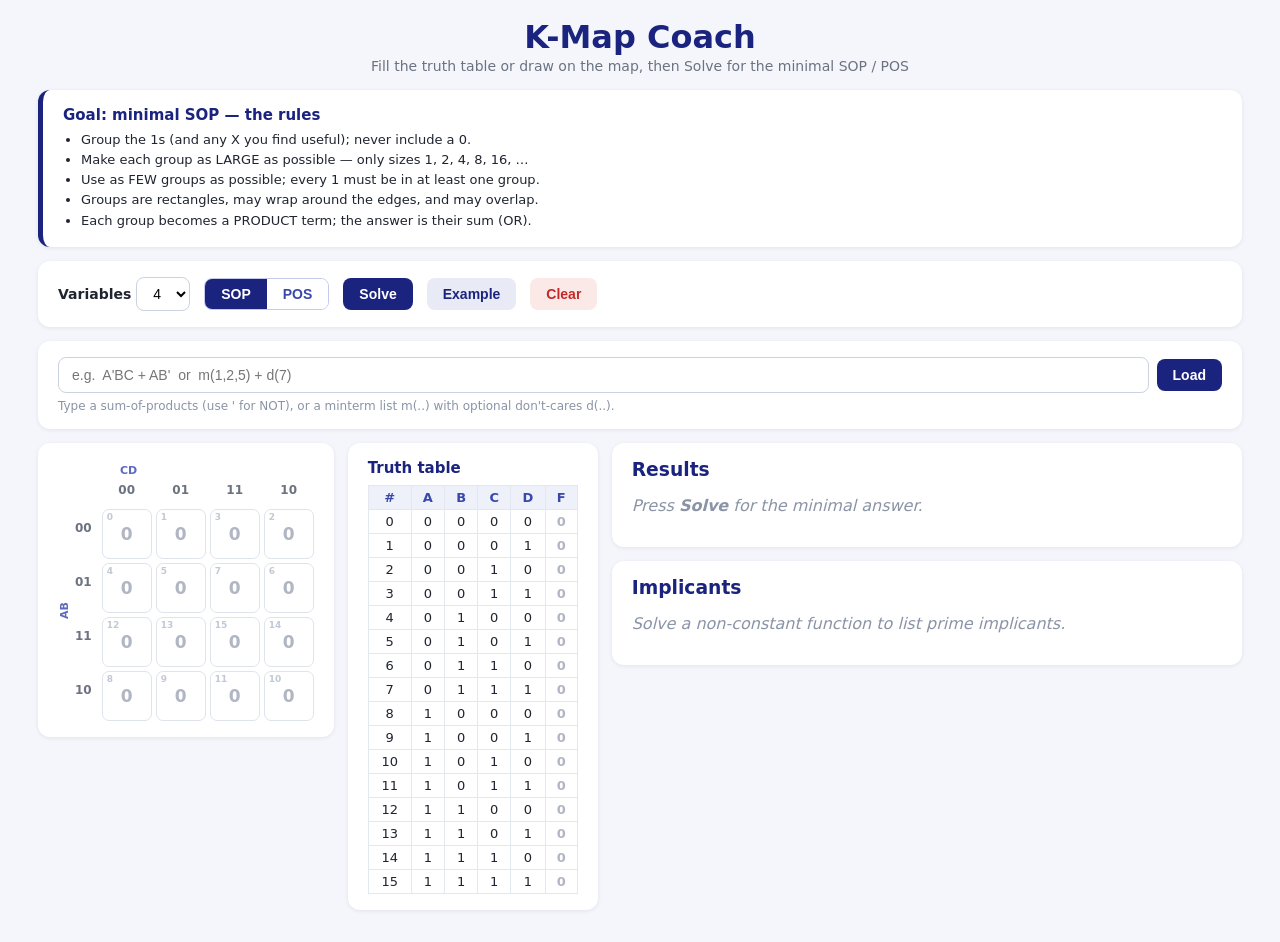
<file: dlc/web/static/kmap.html>
<!DOCTYPE html>
<html lang="en">
<head>
<meta charset="UTF-8">
<meta name="viewport" content="width=device-width, initial-scale=1.0">
<title>K-Map Coach</title>
<style>
  * { box-sizing: border-box; }
  body { font-family: system-ui, -apple-system, sans-serif; max-width: 1240px; margin: 0 auto;
         padding: 18px; background: #f4f6fb; color: #1f2430; }
  h1 { text-align: center; color: #1a237e; margin: 0 0 2px; }
  .subtitle { text-align: center; color: #6b7280; margin: 0 0 16px; font-size: 14px; }

  .card { background: #fff; border-radius: 12px; padding: 16px 20px; box-shadow: 0 1px 4px rgba(0,0,0,.08);
          margin-bottom: 14px; }

  #principles { border-left: 5px solid #1a237e; }
  #principles h3 { margin: 0 0 6px; color: #1a237e; font-size: 15px; }
  #principles ul { margin: 0; padding-left: 18px; }
  #principles li { font-size: 13px; line-height: 1.55; }

  .controls { display: flex; align-items: center; gap: 14px; flex-wrap: wrap; }
  .controls label { font-weight: 600; font-size: 14px; }
  select { padding: 7px 12px; border-radius: 8px; border: 1px solid #cbd2e0; font-size: 14px; background:#fff;}

  .seg { display: inline-flex; border: 1px solid #c5cae9; border-radius: 8px; overflow: hidden; }
  .seg button { border: none; background: #fff; padding: 7px 16px; cursor: pointer; font-size: 14px; font-weight: 600; color: #3949ab; }
  .seg button.active { background: #1a237e; color: #fff; }

  button.act { padding: 8px 16px; border-radius: 8px; border: none; cursor: pointer; font-weight: 600; font-size: 14px; background: #1a237e; color: #fff; }
  button.act:hover { background: #283593; }
  button.act.ghost { background: #e8eaf6; color: #1a237e; }
  button.act.ghost:hover { background: #c5cae9; }
  button.act.warn { background: #fbe9e7; color: #c62828; }

  .expr-row { display: flex; gap: 8px; align-items: center; flex-wrap: wrap; }
  .expr-row input { flex: 1; min-width: 220px; padding: 9px 13px; border-radius: 8px; border: 1px solid #cbd2e0; font-size: 14px; }
  .hint { color: #8a94a6; font-size: 12px; margin-top: 6px; }
  .err { color: #c62828; font-size: 13px; margin-top: 6px; display: none; }

  .layout { display: flex; gap: 14px; align-items: flex-start; flex-wrap: wrap; }
  .col-kmap { flex: 0 0 auto; max-width: 100%; overflow-x: auto; }
  .col-rstack { flex: 1; min-width: 340px; display: flex; flex-direction: column; gap: 14px; }
  .col-rstack .card { margin-bottom: 0; }
  .col-truth { width: 250px; }

  .kmap-wrapper { display: inline-block; }
  .panels { position: relative; display: grid; gap: 26px; justify-content: start; }
  .panel-title { font-size: 12px; font-weight: 700; color: #283593; background:#e8eaf6; display:inline-block;
                 padding: 2px 8px; border-radius: 6px; margin-bottom: 6px; }
  .axis-top { font-size: 11px; font-weight: 700; color: #5c6bc0; margin-bottom: 2px; }
  .grid-with-labels { display: flex; }
  .rowvar { display: flex; align-items: center; margin-right: 4px; margin-top: 22px; }
  .rowvar span { writing-mode: vertical-rl; transform: rotate(180deg); font-size: 11px; font-weight: 700; color: #5c6bc0; }
  .labels-col { display: grid; gap: 4px; margin-right: 10px; }
  .labels-col span { display:flex; align-items:center; justify-content:center; height: var(--cell,50px); font-size: 12px; font-weight: 600; color: #6b7280; }
  .labels-row { display: grid; gap: 4px; margin-bottom: 8px; }
  .labels-row span { display:flex; align-items:center; justify-content:center; height: 22px; font-size: 12px; font-weight: 600; color: #6b7280; }
  .kmap-grid { display: grid; gap: 4px; }
  .kmap-cell { width: var(--cell,50px); height: var(--cell,50px); display: flex; align-items: center; justify-content: center;
               border: 1px solid #dfe3ec; border-radius: 7px; font-weight: 700; font-size: calc(var(--cell,50px) * 0.34);
               cursor: pointer; user-select: none; transition: transform .1s; background:#fff; position: relative; z-index: 1;}
  .kmap-cell:hover { transform: scale(1.06); }
  .kmap-cell.v0 { color: #b0b6c3; }
  .kmap-cell.v1 { color: #2e7d32; background: #f1f8f1; }
  .kmap-cell.vX { color: #ef6c00; background: #fff7ec; }
  .kmap-cell.minterm-tag::after { content: attr(data-m); position:absolute; top:2px; left:4px; font-size:9px; font-weight:600; color:#c2c8d4; }

  .loop-layer { position: absolute; top: 0; left: 0; pointer-events: none; z-index: 5; }
  .loop { position: absolute; border: 3px solid; border-radius: 11px; }
  .loop.anim { transition: left .35s ease, top .35s ease, width .35s ease, height .35s ease, border-radius .35s ease; }
  .loop-label { position: absolute; z-index: 6; font-size: 11px; font-weight: 700; padding: 0 4px; border-radius: 5px; background: #fff; border: 1.5px solid; pointer-events: none; }
  .loop-label.anim { transition: left .35s ease, top .35s ease; }

  table.truth { border-collapse: collapse; width: 100%; font-size: 13px; }
  table.truth th, table.truth td { border: 1px solid #e3e7f0; padding: 4px 6px; text-align: center; }
  table.truth th { background: #eef1f9; color: #3949ab; }
  table.truth td.out { cursor: pointer; font-weight: 700; }
  table.truth td.out.v1 { background:#f1f8f1; color:#2e7d32; }
  table.truth td.out.vX { background:#fff7ec; color:#ef6c00; }
  table.truth td.out.v0 { color:#b0b6c3; }
  .truth-scroll { max-height: 540px; overflow-y: auto; }

  #results h3 { margin: 0 0 10px; color: #1a237e; }
  .answer { font-size: 20px; font-weight: 700; color: #1a237e; padding: 12px; background: #eef1f9; border-radius: 8px; text-align: center; word-break: break-word; overflow-wrap: anywhere; }
  .explain { margin: 12px 0 0; padding-left: 0; list-style: none; }
  .explain li { font-size: 13px; padding: 6px 8px; border-radius: 6px; margin-bottom: 4px; display:flex; gap:8px; align-items:flex-start;}
  .explain .etext { min-width: 0; overflow-wrap: anywhere; }
  .swatch { width: 14px; height: 14px; border-radius: 4px; border: 2px solid; flex: none; margin-top: 2px; }
  .covers { margin-top: 12px; }
  .covers .chip { display:inline-block; max-width:100%; padding: 5px 10px; margin: 3px; border-radius: 7px; background:#f0f2f8; cursor:pointer; font-size: 13px; border: 1px solid transparent; overflow-wrap: anywhere; word-break: break-word; vertical-align: top;}
  .covers .chip.active { border-color:#1a237e; background:#e8eaf6; }
  .muted { color:#8a94a6; font-style: italic; }
  #implicants h3 { margin: 0 0 8px; color: #1a237e; }
  .imp-def { font-size: 12px; line-height: 1.5; margin: 0 0 8px; font-style: normal; }
  .imp-list { list-style: none; padding: 0; margin: 0; display: flex; flex-wrap: wrap; gap: 6px; }
  .imp-list li { font-size: 14px; padding: 5px 10px; border-radius: 7px; background: #f0f2f8; }
  .imp-list li.epi { background: #e8f5e9; border: 1px solid #a5d6a7; }
  .epi-badge { font-size: 11px; font-weight: 700; color: #2e7d32; }
  .imp-sum { font-size: 12px; margin: 10px 0 0; }
</style>
</head>
<body>
  <h1>K-Map Coach</h1>
  <p class="subtitle">Fill the truth table or draw on the map, then Solve for the minimal SOP / POS</p>

  <div class="card" id="principles"></div>

  <div class="card controls">
    <label>Variables
      <select id="varCount" onchange="App.setVars(this.value)">
        <option value="2">2</option><option value="3">3</option>
        <option value="4" selected>4</option><option value="5">5</option><option value="6">6</option>
      </select>
    </label>
    <span class="seg" id="formSeg">
      <button data-form="SOP" class="active" onclick="App.setForm('SOP')">SOP</button>
      <button data-form="POS" onclick="App.setForm('POS')">POS</button>
    </span>
    <button class="act" onclick="App.solve()">Solve</button>
    <button class="act ghost" onclick="App.example()">Example</button>
    <button class="act warn" onclick="App.clearAll()">Clear</button>
  </div>

  <div class="card">
    <div class="expr-row">
      <input id="exprInput" placeholder="e.g.  A'BC + AB'  or  m(1,2,5) + d(7)">
      <button class="act" onclick="App.parseExpr()">Load</button>
    </div>
    <div class="hint">Type a sum-of-products (use ' for NOT), or a minterm list m(..) with optional don't-cares d(..).</div>
    <div class="err" id="exprErr"></div>
  </div>

  <div class="layout">
    <div class="card col-kmap">
      <div class="kmap-wrapper" id="kmapWrapper"></div>
    </div>
    <div class="card col-truth">
      <h3 style="margin:0 0 8px; color:#1a237e; font-size:15px;">Truth table</h3>
      <div class="truth-scroll" id="truthTable"></div>
    </div>
    <div class="col-rstack">
      <div class="card" id="results">
        <h3>Results</h3>
        <p class="muted">Press <b>Solve</b> for the minimal answer.</p>
      </div>
      <div class="card" id="implicants">
        <h3>Implicants</h3>
        <p class="muted">Solve a non-constant function to list prime implicants.</p>
      </div>
    </div>
  </div>

  <script>

(function (root) {
  "use strict";

  var VARS = "ABCDEF";

  // ---- low-level pattern helpers -----------------------------------------

  // All minterms covered by a pattern (free bits expand both ways).
  function patternMinterms(pattern, n) {
    var res = [0];
    for (var i = 0; i < n; i++) {
      var w = 1 << (n - 1 - i); // weight of variable i
      if (pattern[i] === null) {
        var next = [];
        for (var k = 0; k < res.length; k++) {
          next.push(res[k]);
          next.push(res[k] | w);
        }
        res = next;
      } else if (pattern[i] === 1) {
        for (var j = 0; j < res.length; j++) res[j] |= w;
      }
    }
    return res;
  }

  function mintermBits(m, n) {
    var b = [];
    for (var i = n - 1; i >= 0; i--) b.push((m >> i) & 1);
    return b; // b[0] is A (MSB)
  }

  // Smallest sub-cube (pattern) that contains every given minterm.
  function spanningPattern(minterms, n) {
    var p = [];
    for (var i = 0; i < n; i++) {
      var weight = 1 << (n - 1 - i);
      var first = (minterms[0] & weight) ? 1 : 0;
      var same = true;
      for (var k = 1; k < minterms.length; k++) {
        if (((minterms[k] & weight) ? 1 : 0) !== first) { same = false; break; }
      }
      p.push(same ? first : null);
    }
    return p;
  }

  function isPowerOfTwo(x) { return x > 0 && (x & (x - 1)) === 0; }

  // SOP literal for a 1-grouping pattern: fixed 1 -> X, fixed 0 -> X'.
  function literalSOP(pattern, n) {
    var s = "";
    for (var i = 0; i < n; i++) {
      if (pattern[i] === 1) s += VARS[i];
      else if (pattern[i] === 0) s += VARS[i] + "'";
    }
    return s === "" ? "1" : s;
  }

  // POS sum-term for a 0-grouping pattern (De Morgan of the product of zeros):
  // fixed 0 -> X, fixed 1 -> X', OR-ed inside parentheses.
  function literalPOS(pattern, n) {
    var lits = [];
    for (var i = 0; i < n; i++) {
      if (pattern[i] === 0) lits.push(VARS[i]);
      else if (pattern[i] === 1) lits.push(VARS[i] + "'");
    }
    return lits.length === 0 ? "0" : "(" + lits.join("+") + ")";
  }

  // ---- model -------------------------------------------------------------

  function KMapModel(numVars) {
    if (numVars < 2 || numVars > 6) {
      throw new Error("Number of variables must be between 2 and 6");
    }
    this.numVars = numVars;
    this.numRowVars = Math.floor(numVars / 2);
    this.numColVars = numVars - this.numRowVars;
    this.numRows = 1 << this.numRowVars;
    this.numCols = 1 << this.numColVars;
    this.rowLabels = grayCode(this.numRowVars);
    this.colLabels = grayCode(this.numColVars);
    this.varNames = VARS.slice(0, numVars);
    this.rowVarNames = VARS.slice(0, this.numRowVars);
    this.colVarNames = VARS.slice(this.numRowVars, numVars);

    // reverse maps: binary value of the axis bits -> grid index
    this.rowValToIndex = {};
    for (var r = 0; r < this.numRows; r++) this.rowValToIndex[parseInt(this.rowLabels[r], 2)] = r;
    this.colValToIndex = {};
    for (var c = 0; c < this.numCols; c++) this.colValToIndex[parseInt(this.colLabels[c], 2)] = c;

    this.grid = [];
    for (var i = 0; i < this.numRows; i++) {
      this.grid.push(new Array(this.numCols).fill("0"));
    }
  }
  function grayCode(bits) {
    if (bits === 0) return [""];
    var n = 1 << bits, out = [];
    for (var i = 0; i < n; i++) {
      var g = i ^ (i >> 1);
      out.push(g.toString(2).padStart(bits, "0"));
    }
    return out;
  }
  KMapModel.prototype.toggleCell = function (r, c) {
    var cyc = { "0": "1", "1": "X", "X": "0" };
    this.grid[r][c] = cyc[this.grid[r][c]];
  };
  KMapModel.prototype.getCellValue = function (r, c) { return this.grid[r][c]; };
  KMapModel.prototype.setCellValue = function (r, c, v) { this.grid[r][c] = v; };
  KMapModel.prototype.getMintermIndex = function (r, c) {
    var rv = parseInt(this.rowLabels[r], 2);
    var cv = parseInt(this.colLabels[c], 2);
    return (rv << this.numColVars) | cv;
  };
  KMapModel.prototype.mintermToCell = function (m) {
    var rv = m >> this.numColVars;
    var cv = m & (this.numCols - 1);
    return [this.rowValToIndex[rv], this.colValToIndex[cv]];
  };
  KMapModel.prototype.valueAtMinterm = function (m) {
    var rc = this.mintermToCell(m);
    return this.grid[rc[0]][rc[1]];
  };
  KMapModel.prototype.clear = function () {
    for (var r = 0; r < this.numRows; r++)
      for (var c = 0; c < this.numCols; c++) this.grid[r][c] = "0";
  };
  // Set the whole function from a list of minterm values, indexed by minterm.
  KMapModel.prototype.setFromMintermValues = function (vals) {
    for (var m = 0; m < (1 << this.numVars); m++) {
      var rc = this.mintermToCell(m);
      this.grid[rc[0]][rc[1]] = vals[m] || "0";
    }
  };
  // Storage-geometry-agnostic helpers so the UI can address cells by minterm.
  KMapModel.prototype.toggleMinterm = function (m) { var rc = this.mintermToCell(m); this.toggleCell(rc[0], rc[1]); };
  KMapModel.prototype.setMinterm = function (m, v) { var rc = this.mintermToCell(m); this.setCellValue(rc[0], rc[1], v); };

  // ---- expression parser (SOP text -> minterms) --------------------------

  var ExpressionParser = {
    parse: function (expression, numVars) {
      var minterms = new Set();
      var dontCares = new Set();
      var varNames = VARS.slice(0, numVars);
      var terms = expression.replace(/\s+/g, "").split("+").filter(function (t) { return t.length > 0; });
      for (var ti = 0; ti < terms.length; ti++) {
        var term = terms[ti];
        var dMatch = term.match(/^d\((\d+(?:,\d+)*)\)$/i);
        if (dMatch) {
          dMatch[1].split(",").forEach(function (s) { dontCares.add(parseInt(s, 10)); });
          continue;
        }
        var mMatch = term.match(/^m\((\d+(?:,\d+)*)\)$/i);
        if (mMatch) {
          mMatch[1].split(",").forEach(function (s) { minterms.add(parseInt(s, 10)); });
          continue;
        }
        var varValues = {};
        var i = 0;
        while (i < term.length) {
          var ch = term[i].toUpperCase();
          if (varNames.indexOf(ch) === -1) {
            throw new Error("Invalid variable '" + term[i] + "'. Supported: " + varNames);
          }
          if (i + 1 < term.length && term[i + 1] === "'") { varValues[ch] = 0; i += 2; }
          else { varValues[ch] = 1; i++; }
        }
        var bits = [];
        for (var v = 0; v < varNames.length; v++) {
          var name = varNames[v];
          bits.push(name in varValues ? varValues[name] : -1);
        }
        expand(bits, 0, 0, numVars, minterms);
      }
      return { minterms: minterms, dontCares: dontCares };
    }
  };
  function expand(bits, index, cur, n, out) {
    if (index === n) { out.add(cur); return; }
    if (bits[index] === -1) {
      expand(bits, index + 1, (cur << 1) | 0, n, out);
      expand(bits, index + 1, (cur << 1) | 1, n, out);
    } else {
      expand(bits, index + 1, (cur << 1) | bits[index], n, out);
    }
  }

  // ---- solver ------------------------------------------------------------

  function KMapSolver() {}

  // Every implicant (sub-cube whose minterms are all "allowed").
  KMapSolver.prototype._allImplicants = function (allowed, n) {
    var total = Math.pow(3, n);
    var imps = [];
    for (var code = 0; code < total; code++) {
      var p = [], x = code, ok = true;
      for (var i = 0; i < n; i++) { var d = x % 3; x = Math.floor(x / 3); p.push(d === 2 ? null : d); }
      var ms = patternMinterms(p, n);
      for (var k = 0; k < ms.length; k++) { if (!allowed.has(ms[k])) { ok = false; break; } }
      if (ok) imps.push({ pattern: p, minterms: ms });
    }
    return imps;
  };

  KMapSolver.prototype.primeImplicants = function (allowed, n) {
    var imps = this._allImplicants(allowed, n);
    var primes = [];
    for (var a = 0; a < imps.length; a++) {
      var p = imps[a].pattern, prime = true;
      for (var i = 0; i < n && prime; i++) {
        if (p[i] === null) continue;
        var relaxed = p.slice(); relaxed[i] = null;
        var ms = patternMinterms(relaxed, n), allOk = true;
        for (var k = 0; k < ms.length; k++) { if (!allowed.has(ms[k])) { allOk = false; break; } }
        if (allOk) prime = false; // could be enlarged -> not prime
      }
      if (prime) primes.push(imps[a]);
    }
    return primes;
  };

  // Petrick: all minimum-size sets of PI indices that cover every clause.
  function petrick(clauses) {
    var CAP = 2000, products = [new Set()];
    for (var ci = 0; ci < clauses.length; ci++) {
      var clause = clauses[ci], next = [], seen = {};
      for (var pi = 0; pi < products.length; pi++) {
        for (var j = 0; j < clause.length; j++) {
          var s = new Set(products[pi]); s.add(clause[j]);
          var key = Array.from(s).sort(function (a, b) { return a - b; }).join(',');
          if (!seen[key]) { seen[key] = 1; next.push(s); }
        }
      }
      next.sort(function (a, b) { return a.size - b.size; });
      if (next.length > CAP) next.length = CAP;
      products = next;
    }
    var min = Infinity;
    for (var p = 0; p < products.length; p++) if (products[p].size < min) min = products[p].size;
    var mins = products.filter(function (s) { return s.size === min; });
    mins.capped = (mins.length >= CAP);
    return mins;
  }
  function absorb(list) {
    var sorted = list.slice().sort(function (a, b) { return a.size - b.size; });
    var keep = [];
    for (var i = 0; i < sorted.length; i++) {
      var s = sorted[i], dominated = false;
      for (var j = 0; j < keep.length; j++) {
        if (isSubset(keep[j], s)) { dominated = true; break; }
      }
      if (!dominated) keep.push(s);
    }
    return keep;
  }
  function isSubset(a, b) {
    if (a.size > b.size) return false;
    var it = a.values(), x;
    while (!(x = it.next()).done) { if (!b.has(x.value)) return false; }
    return true;
  }

  // Build a renderable group object from a pattern.
  KMapSolver.prototype._group = function (pattern, model, mode) {
    var n = model.numVars;
    var minterms = patternMinterms(pattern, n);
    var cells = minterms.map(function (m) { return model.mintermToCell(m); });
    var rowsSet = {}, colsSet = {};
    cells.forEach(function (rc) { rowsSet[rc[0]] = 1; colsSet[rc[1]] = 1; });
    var rows = Object.keys(rowsSet).map(Number).sort(function (a, b) { return a - b; });
    var cols = Object.keys(colsSet).map(Number).sort(function (a, b) { return a - b; });
    return {
      pattern: pattern, minterms: minterms.slice().sort(function (a, b) { return a - b; }),
      cells: cells, rows: rows, cols: cols, size: minterms.length,
      literal: mode === "POS" ? literalPOS(pattern, n) : literalSOP(pattern, n)
    };
  };

  // Main solve. mode = 'SOP' (group 1s) or 'POS' (group 0s).
  KMapSolver.prototype.solve = function (model, mode) {
    var n = model.numVars;
    var target = mode === "POS" ? "0" : "1";
    var allowed = new Set(), required = [];
    for (var m = 0; m < (1 << n); m++) {
      var v = model.valueAtMinterm(m);
      if (v === target || v === "X") allowed.add(m);
      if (v === target) required.push(m);
    }
    var principles = this.principles(mode);
    if (required.length === 0) {
      var konst = mode === "POS" ? "1" : "0";
      return {
        mode: mode, constant: konst, expression: konst, primeImplicants: [],
        covers: [], principles: principles,
        explain: ["No " + (target === "1" ? "1s" : "0s") + " to group — the function is the constant " + konst + "."]
      };
    }
    var self = this;
    var pis = this.primeImplicants(allowed, n).map(function (p) { return self._group(p.pattern, model, mode); });
    // keep only PIs that actually cover a required cell (drop all-don't-care loops)
    var reqSet = new Set(required);
    var useful = pis.filter(function (g) { return g.minterms.some(function (mm) { return reqSet.has(mm); }); });

    // coverage: essential PIs + Petrick on the rest
    var coverIdxByMin = {};
    required.forEach(function (mm) {
      coverIdxByMin[mm] = [];
      useful.forEach(function (g, i) { if (g.minterms.indexOf(mm) !== -1) coverIdxByMin[mm].push(i); });
    });
    var essential = new Set();
    required.forEach(function (mm) { if (coverIdxByMin[mm].length === 1) essential.add(coverIdxByMin[mm][0]); });
    var coveredByEss = new Set();
    essential.forEach(function (i) { useful[i].minterms.forEach(function (mm) { coveredByEss.add(mm); }); });
    var remaining = required.filter(function (mm) { return !coveredByEss.has(mm); });

    var covers, coversCapped = false;
    if (remaining.length === 0) {
      covers = [Array.from(essential).map(function (i) { return useful[i]; })];
    } else {
      var clauses = remaining.map(function (mm) {
        return coverIdxByMin[mm].filter(function (i) { return !essential.has(i); });
      });
      var sets = petrick(clauses);
      coversCapped = !!sets.capped;
      var essArr = Array.from(essential);
      covers = sets.map(function (s) {
        return essArr.concat(Array.from(s)).map(function (i) { return useful[i]; });
      });
    }
    // rank: fewest groups (all equal after Petrick), then fewest literals, then text
    covers.forEach(function (cov) {
      cov._lits = cov.reduce(function (a, g) { return a + g.minterms.length === 0 ? a : a + countLiterals(g.pattern); }, 0);
    });
    covers.sort(function (a, b) { return a._lits - b._lits; });

    var self2 = this;
    return {
      mode: mode, constant: null,
      primeImplicants: useful,
      covers: covers,
      coversCapped: coversCapped,
      expression: this.expression(covers[0], mode),
      principles: principles,
      explain: self2.explainCover(covers[0], model, mode)
    };
  };

  function countLiterals(pattern) {
    var c = 0;
    for (var i = 0; i < pattern.length; i++) if (pattern[i] !== null) c++;
    return c;
  }

  KMapSolver.prototype.expression = function (cover, mode) {
    if (!cover || cover.length === 0) return mode === "POS" ? "1" : "0";
    var terms = cover.map(function (g) { return g.literal; });
    return mode === "POS" ? terms.join(" · ") : terms.join(" + ");
  };

  KMapSolver.prototype.principles = function (mode) {
    if (mode === "POS") {
      return [
        "Group the 0s (and any X you find useful); never include a 1.",
        "Make each group as LARGE as possible — only sizes 1, 2, 4, 8, 16, …",
        "Use as FEW groups as possible; every 0 must be in at least one group.",
        "Groups are rectangles, may wrap around the edges, and may overlap.",
        "Each group becomes a SUM term; the answer is their product (AND)."
      ];
    }
    return [
      "Group the 1s (and any X you find useful); never include a 0.",
      "Make each group as LARGE as possible — only sizes 1, 2, 4, 8, 16, …",
      "Use as FEW groups as possible; every 1 must be in at least one group.",
      "Groups are rectangles, may wrap around the edges, and may overlap.",
      "Each group becomes a PRODUCT term; the answer is their sum (OR)."
    ];
  };

  KMapSolver.prototype.explainCover = function (cover, model, mode) {
    var out = [];
    if (!cover || cover.length === 0) return out;
    cover.forEach(function (g) {
      var varies = g.pattern.map(function (b, i) { return b === null ? VARS[i] : null; })
        .filter(function (x) { return x; });
      var why = varies.length ? (varies.join(",") + " vary") : "no variable varies";
      out.push(g.literal + "  (size " + g.size + "): covers minterms {" +
        g.minterms.join(",") + "} — " + why + ".");
    });
    return out;
  };

  // ---- exports -----------------------------------------------------------
  var api = {
    KMapModel: KMapModel,
    ExpressionParser: ExpressionParser,
    KMapSolver: KMapSolver,
    // helpers exposed for tests
    patternMinterms: patternMinterms,
    spanningPattern: spanningPattern,
    literalSOP: literalSOP,
    literalPOS: literalPOS,
    mintermBits: mintermBits
  };
  if (typeof module !== "undefined" && module.exports) module.exports = api;
  if (root) { for (var key in api) if (api.hasOwnProperty(key)) root[key] = api[key]; }
})(typeof window !== "undefined" ? window : null);

  </script>
  <script>
  var App = (function () {
    var VARS = 'ABCDEF';
    var COLORS = ['#e53935','#1e88e5','#43a047','#fb8c00','#8e24aa','#00897b','#6d4c41','#d81b60','#3949ab','#7cb342'];
    var solver = new KMapSolver();
    var state = { model: new KMapModel(4), form: 'SOP', lastSolve: null, selectedCover: 0 };

    // ---------- layout: single map for n<=4, stacked 4-var maps for n=5,6 ----
    function grayN(bits) { var out = [], n = 1 << bits; for (var i = 0; i < n; i++) { var g = i ^ (i >> 1); out.push(g.toString(2).padStart(bits, '0')); } return out; }
    function buildLayout(m) {
      var n = m.numVars;
      if (n <= 4) {
        return { panels: [{
          title: '', rowVarName: m.rowVarNames, colVarName: m.colVarNames,
          rowLabels: m.rowLabels, colLabels: m.colLabels,
          cell: function (sr, sc) { return m.getMintermIndex(sr, sc); }
        }], perRow: 1 };
      }
      var selBits = n - 4;
      var subVars = VARS.slice(n - 4, n);
      var rowVarName = subVars.slice(0, 2), colVarName = subVars.slice(2, 4);
      var selVars = VARS.slice(0, selBits);
      var g2 = grayN(2);
      var panels = grayN(selBits).map(function (sl) {
        var selVal = parseInt(sl, 2);
        return {
          title: selVars + ' = ' + sl, rowVarName: rowVarName, colVarName: colVarName,
          rowLabels: g2, colLabels: g2,
          cell: function (sr, sc) { return (selVal << 4) | (parseInt(g2[sr], 2) << 2) | parseInt(g2[sc], 2); }
        };
      });
      return { panels: panels, perRow: 1 };
    }

    // ---------- setup ----------
    function setVars(n) { state.model = new KMapModel(parseInt(n, 10)); resetSolve(); renderAll(); }
    function setForm(f) {
      state.form = f;
      document.querySelectorAll('#formSeg button').forEach(function (b) { b.classList.toggle('active', b.dataset.form === f); });
      renderPrinciples();
      if (state.lastSolve) {
        state.lastSolve = solver.solve(state.model, state.form);
        state.selectedCover = 0;
        renderResults();
        paintLoops(true);
      } else { renderAll(); }
    }
    function resetSolve() { state.lastSolve = null; state.selectedCover = 0; }

    // ---------- interaction ----------
    function cellClick(m) { state.model.toggleMinterm(m); resetSolve(); renderAll(); }
    function truthToggle(m) { state.model.toggleMinterm(m); resetSolve(); renderAll(); }

    // ---------- solve ----------
    function solve() { state.lastSolve = solver.solve(state.model, state.form); state.selectedCover = 0; renderResults(); renderKmap(); }
    function selectCover(i) { state.selectedCover = i; renderResults(); renderKmap(); }
    function parseExpr() {
      var input = document.getElementById('exprInput').value.trim(), errEl = document.getElementById('exprErr'); errEl.style.display = 'none';
      if (!input) return;
      try {
        var r = ExpressionParser.parse(input, state.model.numVars);
        for (var m = 0; m < (1 << state.model.numVars); m++) state.model.setMinterm(m, r.minterms.has(m) ? '1' : (r.dontCares.has(m) ? 'X' : '0'));
        resetSolve(); renderAll();
      } catch (e) { errEl.textContent = e.message; errEl.style.display = 'block'; }
    }
    function clearAll() { state.model.clear(); resetSolve(); document.getElementById('exprInput').value = ''; renderAll(); }
    function example() {
      var presets = { 2:"A'B + AB'", 3:"A'C + AB' + m(7)", 4:"m(0,1,2,5,6,7,8,9,10,14)",
        5:"m(0,2,4,6,8,10,12,14,16,18,20,22,24,26,28,30)", 6:"m(0,1,2,3,8,9,10,11,16,17,18,19)" };
      document.getElementById('exprInput').value = presets[state.model.numVars] || ''; parseExpr();
    }

    // ---------- rendering ----------
    function renderAll() {
      renderPrinciples(); renderKmap(); renderTruth();
      if (state.lastSolve) renderResults(); else clearResults();
    }
    function renderPrinciples() {
      var p = solver.principles(state.form), html = '<h3>Goal: minimal ' + state.form + ' — the rules</h3><ul>';
      p.forEach(function (l) { html += '<li>' + l + '</li>'; }); document.getElementById('principles').innerHTML = html + '</ul>';
    }
    function renderKmap() {
      var m = state.model, L = buildLayout(m);
      var cell = m.numVars >= 5 ? 40 : 50;   // shrink cells for the bigger 5/6-var maps
      var html = '<div class="panels" id="panels" style="--cell:' + cell + 'px;grid-template-columns:repeat(' + L.perRow + ',auto);">';
      L.panels.forEach(function (panel, pi) { html += renderPanel(panel, pi, m); });
      html += '<div class="loop-layer" id="loopLayer"></div></div>';
      document.getElementById('kmapWrapper').innerHTML = html;
      paintLoops(false);
    }
    function renderPanel(panel, pi, m) {
      var nr = panel.rowLabels.length, nc = panel.colLabels.length, colTmpl = 'grid-template-columns:repeat(' + nc + ',var(--cell,50px));';
      var html = '<div class="panel">';
      if (panel.title) html += '<div class="panel-title">' + panel.title + '</div>';
      html += '<div class="axis-top" style="margin-left:62px;">' + panel.colVarName + '</div>';
      html += '<div class="grid-with-labels"><div class="rowvar"><span>' + panel.rowVarName + '</span></div>';
      html += '<div class="labels-col" style="grid-template-rows:repeat(' + nr + ',var(--cell,50px)); margin-top:24px;">';
      for (var r = 0; r < nr; r++) html += '<span>' + panel.rowLabels[r] + '</span>';
      html += '</div><div><div class="labels-row" style="' + colTmpl + '">';
      for (var c = 0; c < nc; c++) html += '<span>' + panel.colLabels[c] + '</span>';
      html += '</div><div class="kmap-grid" style="' + colTmpl + '">';
      for (var rr = 0; rr < nr; rr++) for (var cc = 0; cc < nc; cc++) {
        var mm = panel.cell(rr, cc), v = m.valueAtMinterm(mm);
        html += '<div class="kmap-cell minterm-tag v' + v + '" data-m="' + mm +
                '" data-submap="' + pi + '" data-sr="' + rr + '" data-sc="' + cc + '" onclick="App.cellClick(' + mm + ')">' + v + '</div>';
      }
      return html + '</div></div></div></div>';
    }

    function currentLoopGroups() {
      if (state.lastSolve && state.lastSolve.covers.length) {
        var cover = state.lastSolve.covers[state.selectedCover] || [];
        return cover.map(function (g, i) { return { minterms: g.minterms, color: COLORS[i % COLORS.length], literal: g.literal }; });
      }
      return [];
    }
    // Build a flat list of loop/label specs (keyed) with wrap-bulge geometry.
    function loopSpecs() {
      var layer = document.getElementById('loopLayer'); if (!layer) return [];
      var groups = currentLoopGroups(), areaRect = layer.getBoundingClientRect(), specs = [];
      groups.forEach(function (g, gi) {
        var color = g.color, inset = Math.min(3 + gi * 3, 10), bulge = 7, bySub = {};
        g.minterms.forEach(function (mm) { var c = document.querySelector('.kmap-cell[data-m="' + mm + '"]'); if (!c) return; (bySub[c.dataset.submap] = bySub[c.dataset.submap] || []).push(c); });
        var ri = 0, labelDone = false;
        Object.keys(bySub).forEach(function (sub) {
          var cells = bySub[sub];
          var subCells = document.querySelectorAll('.kmap-cell[data-submap="' + sub + '"]');
          var maxSr = 0, maxSc = 0;
          subCells.forEach(function (c) { maxSr = Math.max(maxSr, +c.dataset.sr); maxSc = Math.max(maxSc, +c.dataset.sc); });
          var rowRuns = runs(uniqSorted(cells.map(function (c) { return +c.dataset.sr; })));
          var colRuns = runs(uniqSorted(cells.map(function (c) { return +c.dataset.sc; })));
          var hWrap = colRuns.length >= 2 && colRuns[0][0] === 0 && colRuns[colRuns.length - 1].slice(-1)[0] === maxSc;
          var vWrap = rowRuns.length >= 2 && rowRuns[0][0] === 0 && rowRuns[rowRuns.length - 1].slice(-1)[0] === maxSr;
          rowRuns.forEach(function (rRun) {
            colRuns.forEach(function (cRun) {
              var a = cellBy(sub, rRun[0], cRun[0]), b = cellBy(sub, rRun[rRun.length - 1], cRun[cRun.length - 1]);
              if (!a || !b) return;
              var ar = a.getBoundingClientRect(), br = b.getBoundingClientRect();
              var L0 = ar.left - areaRect.left, T0 = ar.top - areaRect.top, R0 = br.right - areaRect.left, B0 = br.bottom - areaRect.top;
              var openL = hWrap && cRun[0] === 0, openR = hWrap && cRun.slice(-1)[0] === maxSc;
              var openT = vWrap && rRun[0] === 0, openB = vWrap && rRun.slice(-1)[0] === maxSr;
              var isWrap = openL || openR || openT || openB;
              var left = L0 + (openL ? -bulge : inset), top = T0 + (openT ? -bulge : inset);
              var right = R0 + (openR ? bulge : -inset), bottom = B0 + (openB ? bulge : -inset);
              specs.push({ key: 'c' + gi + '_s' + sub + '_r' + ri, left: left, top: top, width: right - left, height: bottom - top, color: color, wrap: isWrap, oL: openL, oR: openR, oT: openT, oB: openB });
              if (!labelDone && g.literal) {
                specs.push({ label: true, key: 'lab_c' + gi, text: g.literal, color: color, left: left + 2, top: top - 9 });
                labelDone = true;
              }
              ri++;
            });
          });
        });
      });
      return specs;
    }

    // Paint loops. animate=true (only the SOP<->POS toggle) reuses divs by key so
    // a color present in both views slides; added/removed colors pop instantly.
    function paintLoops(animate) {
      var layer = document.getElementById('loopLayer'); if (!layer) return;
      var specs = loopSpecs(), existing = {}, seen = {};
      if (!animate) layer.innerHTML = '';
      else Array.prototype.forEach.call(layer.children, function (el) { existing[el.dataset.key] = el; });
      specs.forEach(function (s) {
        seen[s.key] = true;
        var el = animate ? existing[s.key] : null;
        if (s.label) {
          if (!el) { el = document.createElement('div'); el.className = 'loop-label'; el.dataset.key = s.key; layer.appendChild(el); }
          else el.classList.add('anim');
          el.textContent = s.text; el.style.color = s.color; el.style.borderColor = s.color;
          el.style.left = s.left + 'px'; el.style.top = s.top + 'px';
        } else {
          if (!el) { el = document.createElement('div'); el.className = 'loop'; el.dataset.key = s.key; layer.appendChild(el); }
          else el.classList.add('anim');
          el.style.left = s.left + 'px'; el.style.top = s.top + 'px';
          el.style.width = s.width + 'px'; el.style.height = s.height + 'px';
          el.style.borderColor = s.color; el.style.borderStyle = 'solid';
          if (s.wrap) {
            el.style.background = 'transparent';
            el.style.borderTopWidth = s.oT ? '0' : '3px';
            el.style.borderBottomWidth = s.oB ? '0' : '3px';
            el.style.borderLeftWidth = s.oL ? '0' : '3px';
            el.style.borderRightWidth = s.oR ? '0' : '3px';
            el.style.borderRadius = '16px';
          } else {
            el.style.background = hexA(s.color, .08);
            el.style.borderTopWidth = el.style.borderRightWidth = el.style.borderBottomWidth = el.style.borderLeftWidth = '3px';
            el.style.borderRadius = '11px';
          }
        }
      });
      if (animate) Array.prototype.slice.call(layer.children).forEach(function (el) { if (!seen[el.dataset.key]) el.parentNode.removeChild(el); });
    }
    function drawLoops() { paintLoops(false); }

    function renderTruth() {
      var m = state.model, n = m.numVars, el = document.getElementById('truthTable');
      var html = '<table class="truth"><thead><tr><th>#</th>';
      for (var i = 0; i < n; i++) html += '<th>' + m.varNames[i] + '</th>';
      html += '<th>F</th></tr></thead><tbody>';
      for (var mm = 0; mm < (1 << n); mm++) {
        var bits = mintermBits(mm, n), v = m.valueAtMinterm(mm);
        html += '<tr><td>' + mm + '</td>';
        for (var b = 0; b < n; b++) html += '<td>' + bits[b] + '</td>';
        html += '<td class="out v' + v + '" onclick="App.truthToggle(' + mm + ')">' + v + '</td></tr>';
      }
      el.innerHTML = html + '</tbody></table>';
    }
    function renderResults() {
      var res = state.lastSolve; if (!res) { clearResults(); return; }
      renderImplicants();
      var el = document.getElementById('results'), html = '<h3>Results — minimal ' + res.mode + '</h3>';
      if (res.constant) { el.innerHTML = html + '<div class="answer">' + res.mode + ' = ' + res.constant + '</div><p class="muted">' + (res.explain[0] || '') + '</p>'; return; }
      var cover = res.covers[state.selectedCover] || res.covers[0];
      html += '<div class="answer">' + res.mode + ' = ' + solver.expression(cover, res.mode) + '</div><ul class="explain">';
      cover.forEach(function (g, i) {
        var col = COLORS[i % COLORS.length];
        var varies = g.pattern.map(function (bb, k) { return bb === null ? state.model.varNames[k] : null; }).filter(Boolean);
        var ms = g.minterms, msStr = ms.length > 10 ? (ms.slice(0, 8).join(',') + ',…') : ms.join(',');
        html += '<li><span class="swatch" style="border-color:' + col + ';background:' + hexA(col,.15) + '"></span><span class="etext"><b>' + g.literal + '</b> — covers {' + msStr + '}, size ' + g.size + (varies.length ? ' (' + varies.join(',') + ' vary)' : '') + '</span></li>';
      });
      html += '</ul>';
      if (res.covers.length > 1) {
        var total = res.covers.length, shown = Math.min(total, 10), capMark = (res.coversCapped && total > shown) ? '+' : '';
        html += '<div class="covers"><b style="font-size:13px;">' + total + capMark + ' equally-minimal solutions' + (total > shown ? ' (showing first ' + shown + ')' : '') + ':</b><br>';
        for (var ci = 0; ci < shown; ci++) {
          html += '<span class="chip' + (ci === state.selectedCover ? ' active' : '') + '" onclick="App.selectCover(' + ci + ')">' + solver.expression(res.covers[ci], res.mode) + '</span>';
        }
        if (total > shown) html += '<span class="muted" style="font-size:12px; margin-left:6px;">… ' + (total - shown) + capMark + ' more</span>';
        html += '</div>';
      }
      el.innerHTML = html;
    }
    function clearResults() { document.getElementById('results').innerHTML = '<h3>Results</h3><p class="muted">Press <b>Solve</b> for the minimal answer.</p>'; renderImplicants(); }
    function renderImplicants() {
      var el = document.getElementById('implicants'); if (!el) return;
      var res = state.lastSolve;
      if (!res || res.constant || !res.primeImplicants || !res.primeImplicants.length) {
        el.innerHTML = '<h3>Implicants</h3><p class="muted">Solve a non-constant function to list prime implicants.</p>';
        return;
      }
      var n = state.model.numVars, target = res.mode === 'POS' ? '0' : '1', pis = res.primeImplicants;
      var required = [];
      for (var m = 0; m < (1 << n); m++) if (state.model.valueAtMinterm(m) === target) required.push(m);
      var essSet = {};
      required.forEach(function (mm) {
        var cov = []; pis.forEach(function (pi, i) { if (pi.minterms.indexOf(mm) !== -1) cov.push(i); });
        if (cov.length === 1) essSet[cov[0]] = true;
      });
      var html = '<h3>Implicants</h3>';
      html += '<p class="muted imp-def">A <b>prime implicant</b> is a group that can\'t be made larger; an <b>essential</b> one (★) is the only group covering some ' + (target === '1' ? '1' : '0') + ', so every minimal answer must use it.</p>';
      html += '<ul class="imp-list">';
      pis.forEach(function (pi, i) {
        var ess = essSet[i];
        html += '<li' + (ess ? ' class="epi"' : '') + '><b>' + pi.literal + '</b>' + (ess ? ' <span class="epi-badge">★</span>' : '') + '</li>';
      });
      html += '</ul>';
      var essLits = pis.filter(function (pi, i) { return essSet[i]; }).map(function (pi) { return pi.literal; });
      html += '<p class="muted imp-sum">' + pis.length + ' prime implicant' + (pis.length === 1 ? '' : 's') + ' · ' + essLits.length + ' essential' + (essLits.length ? ' (' + essLits.join(', ') + ')' : '') + '.</p>';
      el.innerHTML = html;
    }

    // ---------- helpers ----------
    function uniqSorted(a) { return Array.from(new Set(a)).sort(function (x, y) { return x - y; }); }
    function runs(sorted) { var out = [], cur = []; for (var i = 0; i < sorted.length; i++) { if (!cur.length || sorted[i] === cur[cur.length - 1] + 1) cur.push(sorted[i]); else { out.push(cur); cur = [sorted[i]]; } } if (cur.length) out.push(cur); return out; }
    function cellBy(sub, sr, sc) { return document.querySelector('.kmap-cell[data-submap="' + sub + '"][data-sr="' + sr + '"][data-sc="' + sc + '"]'); }
    function hexA(hex, a) { var n = parseInt(hex.replace('#', ''), 16); return 'rgba(' + ((n >> 16) & 255) + ',' + ((n >> 8) & 255) + ',' + (n & 255) + ',' + a + ')'; }

    renderAll();
    window.addEventListener('resize', drawLoops);
    return { setVars: setVars, setForm: setForm, cellClick: cellClick, truthToggle: truthToggle,
             solve: solve, selectCover: selectCover, parseExpr: parseExpr, clearAll: clearAll, example: example };
  })();
  </script>
</body>
</html>
</file>
